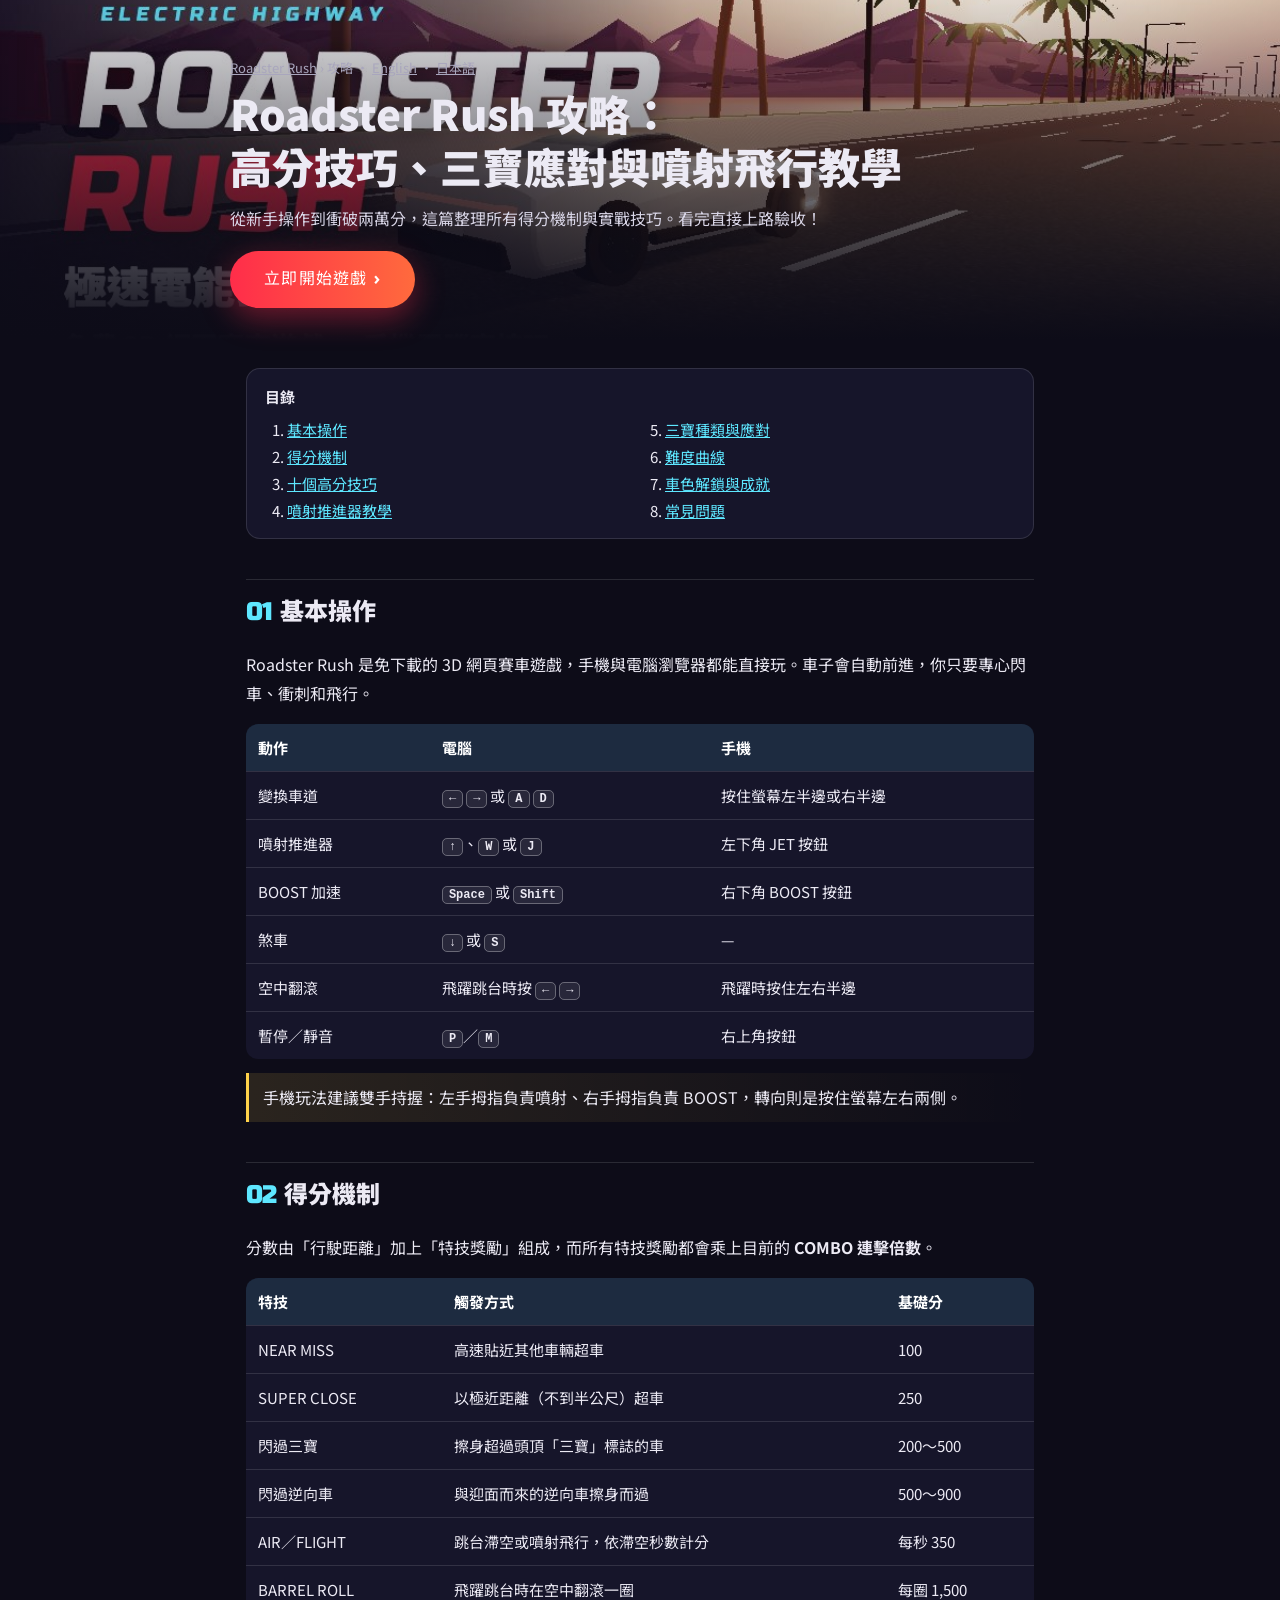
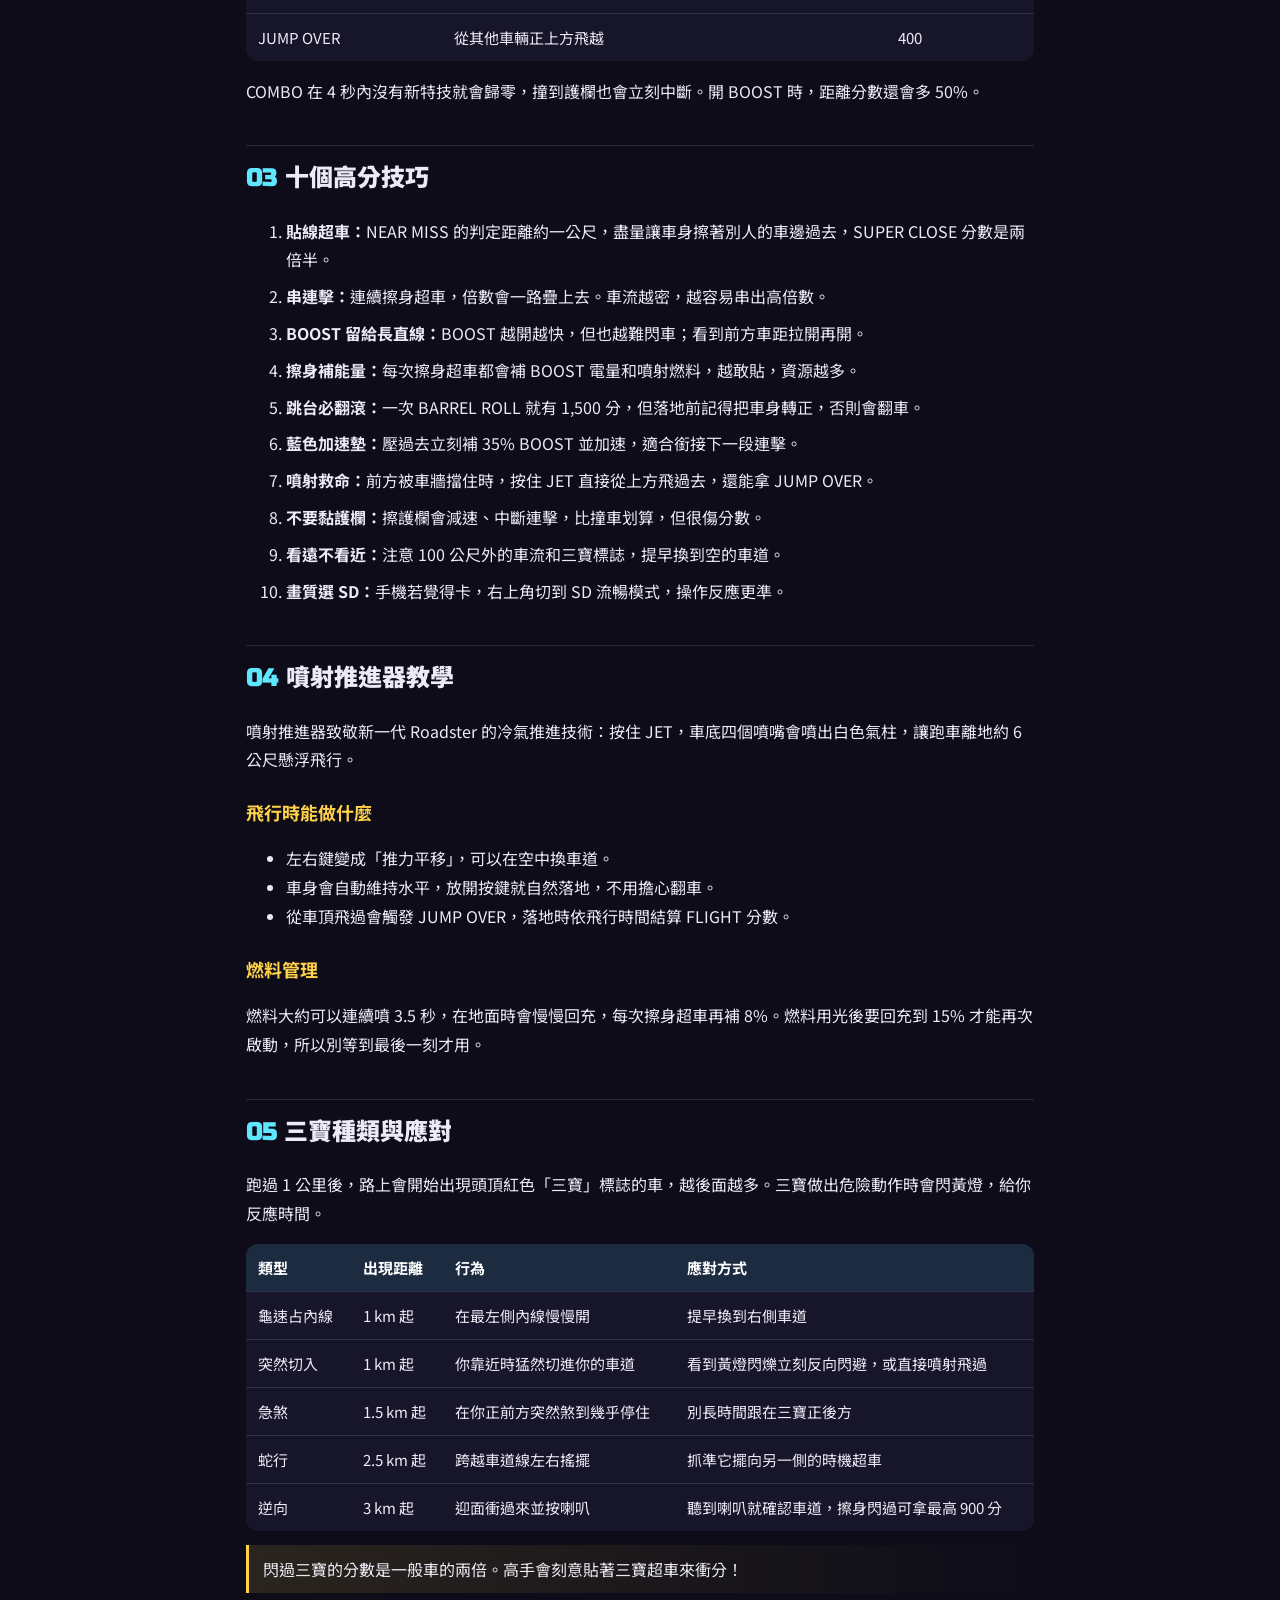
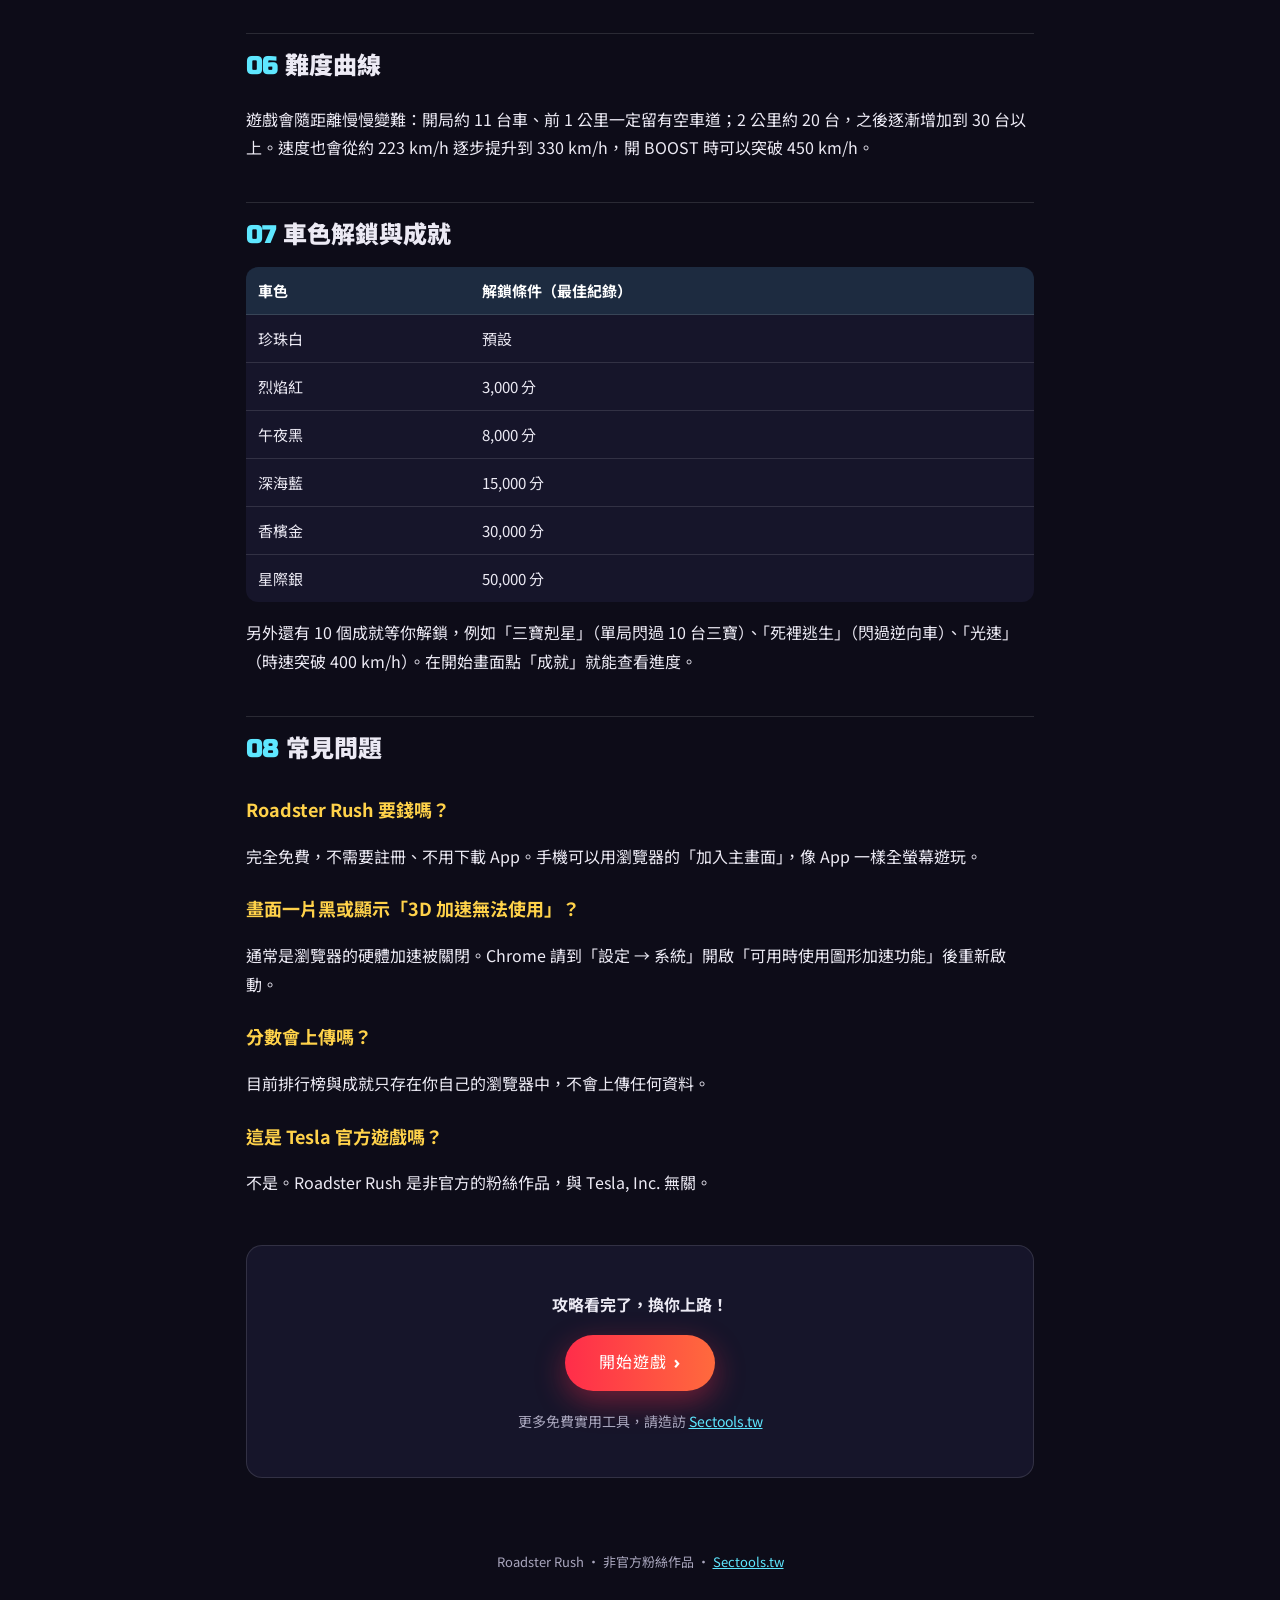
<file: guide.html>
<!doctype html>
<html lang="zh-Hant">
<head>
<meta charset="utf-8">
<meta name="viewport" content="width=device-width,initial-scale=1">
<title>Roadster Rush 攻略：高分技巧、三寶應對與噴射飛行教學｜免費 3D 賽車網頁遊戲</title>
<meta name="description" content="Roadster Rush 完整攻略：操作方式、NEAR MISS 與 COMBO 得分機制、噴射推進器飛行教學、三寶（切入、急煞、蛇行、逆向）應對方法、車色解鎖條件與成就列表。">
<meta name="robots" content="index,follow,max-image-preview:large">
<link rel="canonical" href="https://tesla-roadster.sectools.tw/guide.html">
<link rel="alternate" hreflang="zh-Hant" href="https://tesla-roadster.sectools.tw/guide.html">
<link rel="alternate" hreflang="en" href="https://tesla-roadster.sectools.tw/en/guide.html">
<link rel="alternate" hreflang="ja" href="https://tesla-roadster.sectools.tw/ja/guide.html">
<link rel="alternate" hreflang="x-default" href="https://tesla-roadster.sectools.tw/en/guide.html">
<meta name="theme-color" content="#2a1640">
<link rel="icon" href="/icon.svg" type="image/svg+xml">
<link rel="apple-touch-icon" href="/apple-touch-icon.png">
<meta property="og:type" content="article">
<meta property="og:site_name" content="Sectools.tw">
<meta property="og:locale" content="zh_TW">
<meta property="og:url" content="https://tesla-roadster.sectools.tw/guide.html">
<meta property="og:title" content="Roadster Rush 攻略：高分技巧、三寶應對與噴射飛行教學">
<meta property="og:description" content="擦身超車、COMBO 連擊、噴射飛越車陣、閃過三寶與逆向車的完整高分攻略。">
<meta property="og:image" content="https://tesla-roadster.sectools.tw/og.jpg">
<meta name="twitter:card" content="summary_large_image">
<link rel="preconnect" href="https://fonts.googleapis.com">
<link rel="preconnect" href="https://fonts.gstatic.com" crossorigin>
<link href="https://fonts.googleapis.com/css2?family=Russo+One&family=Noto+Sans+TC:wght@500;700;900&display=swap" rel="stylesheet">
<script type="application/ld+json">
{
  "@context": "https://schema.org",
  "@graph": [
    {
      "@type": "Article",
      "headline": "Roadster Rush 攻略：高分技巧、三寶應對與噴射飛行教學",
      "image": "https://tesla-roadster.sectools.tw/og.jpg",
      "datePublished": "2026-10-26",
      "dateModified": "2026-10-26",
      "inLanguage": "zh-TW",
      "author": { "@type": "Organization", "name": "Sectools.tw", "url": "https://sectools.tw" },
      "publisher": { "@type": "Organization", "name": "Sectools.tw", "url": "https://sectools.tw" },
      "mainEntityOfPage": "https://tesla-roadster.sectools.tw/guide.html",
      "about": { "@type": "VideoGame", "name": "Roadster Rush 極速電能狂飆", "url": "https://tesla-roadster.sectools.tw/" }
    },
    {
      "@type": "BreadcrumbList",
      "itemListElement": [
        { "@type": "ListItem", "position": 1, "name": "Roadster Rush", "item": "https://tesla-roadster.sectools.tw/" },
        { "@type": "ListItem", "position": 2, "name": "攻略", "item": "https://tesla-roadster.sectools.tw/guide.html" }
      ]
    }
  ]
}
</script>
<link rel="stylesheet" href="/guide.css">
</head>
<body>
<header class="hero">
  <div class="wrap">
    <div class="crumb"><a href="/">Roadster Rush</a> › 攻略 · <a href="/en/guide.html" hreflang="en">English</a> · <a href="/ja/guide.html" hreflang="ja">日本語</a></div>
    <h1>Roadster Rush 攻略：<br>高分技巧、三寶應對與噴射飛行教學</h1>
    <p class="lead">從新手操作到衝破兩萬分，這篇整理所有得分機制與實戰技巧。看完直接上路驗收！</p>
    <a class="cta" href="/">立即開始遊戲 ›</a>
  </div>
</header>

<main class="wrap">
  <nav class="toc" aria-label="目錄">
    <strong>目錄</strong>
    <ol>
      <li><a href="#controls">基本操作</a></li>
      <li><a href="#scoring">得分機制</a></li>
      <li><a href="#tips">十個高分技巧</a></li>
      <li><a href="#jet">噴射推進器教學</a></li>
      <li><a href="#sanbao">三寶種類與應對</a></li>
      <li><a href="#difficulty">難度曲線</a></li>
      <li><a href="#unlocks">車色解鎖與成就</a></li>
      <li><a href="#faq">常見問題</a></li>
    </ol>
  </nav>

  <h2 id="controls"><span>01</span>基本操作</h2>
  <p>Roadster Rush 是免下載的 3D 網頁賽車遊戲，手機與電腦瀏覽器都能直接玩。車子會自動前進，你只要專心閃車、衝刺和飛行。</p>
  <table>
    <tr><th>動作</th><th>電腦</th><th>手機</th></tr>
    <tr><td>變換車道</td><td><kbd>←</kbd> <kbd>→</kbd> 或 <kbd>A</kbd> <kbd>D</kbd></td><td>按住螢幕左半邊或右半邊</td></tr>
    <tr><td>噴射推進器</td><td><kbd>↑</kbd>、<kbd>W</kbd> 或 <kbd>J</kbd></td><td>左下角 JET 按鈕</td></tr>
    <tr><td>BOOST 加速</td><td><kbd>Space</kbd> 或 <kbd>Shift</kbd></td><td>右下角 BOOST 按鈕</td></tr>
    <tr><td>煞車</td><td><kbd>↓</kbd> 或 <kbd>S</kbd></td><td>—</td></tr>
    <tr><td>空中翻滾</td><td>飛躍跳台時按 <kbd>←</kbd> <kbd>→</kbd></td><td>飛躍時按住左右半邊</td></tr>
    <tr><td>暫停／靜音</td><td><kbd>P</kbd>／<kbd>M</kbd></td><td>右上角按鈕</td></tr>
  </table>
  <p class="tip">手機玩法建議雙手持握：左手拇指負責噴射、右手拇指負責 BOOST，轉向則是按住螢幕左右兩側。</p>

  <h2 id="scoring"><span>02</span>得分機制</h2>
  <p>分數由「行駛距離」加上「特技獎勵」組成，而所有特技獎勵都會乘上目前的 <strong>COMBO 連擊倍數</strong>。</p>
  <table>
    <tr><th>特技</th><th>觸發方式</th><th>基礎分</th></tr>
    <tr><td>NEAR MISS</td><td>高速貼近其他車輛超車</td><td>100</td></tr>
    <tr><td>SUPER CLOSE</td><td>以極近距離（不到半公尺）超車</td><td>250</td></tr>
    <tr><td>閃過三寶</td><td>擦身超過頭頂「三寶」標誌的車</td><td>200～500</td></tr>
    <tr><td>閃過逆向車</td><td>與迎面而來的逆向車擦身而過</td><td>500～900</td></tr>
    <tr><td>AIR／FLIGHT</td><td>跳台滯空或噴射飛行，依滯空秒數計分</td><td>每秒 350</td></tr>
    <tr><td>BARREL ROLL</td><td>飛躍跳台時在空中翻滾一圈</td><td>每圈 1,500</td></tr>
    <tr><td>JUMP OVER</td><td>從其他車輛正上方飛越</td><td>400</td></tr>
  </table>
  <p>COMBO 在 4 秒內沒有新特技就會歸零，撞到護欄也會立刻中斷。開 BOOST 時，距離分數還會多 50%。</p>

  <h2 id="tips"><span>03</span>十個高分技巧</h2>
  <ol class="tips">
    <li><strong>貼線超車：</strong>NEAR MISS 的判定距離約一公尺，盡量讓車身擦著別人的車邊過去，SUPER CLOSE 分數是兩倍半。</li>
    <li><strong>串連擊：</strong>連續擦身超車，倍數會一路疊上去。車流越密，越容易串出高倍數。</li>
    <li><strong>BOOST 留給長直線：</strong>BOOST 越開越快，但也越難閃車；看到前方車距拉開再開。</li>
    <li><strong>擦身補能量：</strong>每次擦身超車都會補 BOOST 電量和噴射燃料，越敢貼，資源越多。</li>
    <li><strong>跳台必翻滾：</strong>一次 BARREL ROLL 就有 1,500 分，但落地前記得把車身轉正，否則會翻車。</li>
    <li><strong>藍色加速墊：</strong>壓過去立刻補 35% BOOST 並加速，適合銜接下一段連擊。</li>
    <li><strong>噴射救命：</strong>前方被車牆擋住時，按住 JET 直接從上方飛過去，還能拿 JUMP OVER。</li>
    <li><strong>不要黏護欄：</strong>擦護欄會減速、中斷連擊，比撞車划算，但很傷分數。</li>
    <li><strong>看遠不看近：</strong>注意 100 公尺外的車流和三寶標誌，提早換到空的車道。</li>
    <li><strong>畫質選 SD：</strong>手機若覺得卡，右上角切到 SD 流暢模式，操作反應更準。</li>
  </ol>

  <h2 id="jet"><span>04</span>噴射推進器教學</h2>
  <p>噴射推進器致敬新一代 Roadster 的冷氣推進技術：按住 JET，車底四個噴嘴會噴出白色氣柱，讓跑車離地約 6 公尺懸浮飛行。</p>
  <h3>飛行時能做什麼</h3>
  <ul>
    <li>左右鍵變成「推力平移」，可以在空中換車道。</li>
    <li>車身會自動維持水平，放開按鍵就自然落地，不用擔心翻車。</li>
    <li>從車頂飛過會觸發 JUMP OVER，落地時依飛行時間結算 FLIGHT 分數。</li>
  </ul>
  <h3>燃料管理</h3>
  <p>燃料大約可以連續噴 3.5 秒，在地面時會慢慢回充，每次擦身超車再補 8%。燃料用光後要回充到 15% 才能再次啟動，所以別等到最後一刻才用。</p>

  <h2 id="sanbao"><span>05</span>三寶種類與應對</h2>
  <p>跑過 1 公里後，路上會開始出現頭頂紅色「三寶」標誌的車，越後面越多。三寶做出危險動作時會閃黃燈，給你反應時間。</p>
  <table>
    <tr><th>類型</th><th>出現距離</th><th>行為</th><th>應對方式</th></tr>
    <tr><td>龜速占內線</td><td>1 km 起</td><td>在最左側內線慢慢開</td><td>提早換到右側車道</td></tr>
    <tr><td>突然切入</td><td>1 km 起</td><td>你靠近時猛然切進你的車道</td><td>看到黃燈閃爍立刻反向閃避，或直接噴射飛過</td></tr>
    <tr><td>急煞</td><td>1.5 km 起</td><td>在你正前方突然煞到幾乎停住</td><td>別長時間跟在三寶正後方</td></tr>
    <tr><td>蛇行</td><td>2.5 km 起</td><td>跨越車道線左右搖擺</td><td>抓準它擺向另一側的時機超車</td></tr>
    <tr><td>逆向</td><td>3 km 起</td><td>迎面衝過來並按喇叭</td><td>聽到喇叭就確認車道，擦身閃過可拿最高 900 分</td></tr>
  </table>
  <p class="tip">閃過三寶的分數是一般車的兩倍。高手會刻意貼著三寶超車來衝分！</p>

  <h2 id="difficulty"><span>06</span>難度曲線</h2>
  <p>遊戲會隨距離慢慢變難：開局約 11 台車、前 1 公里一定留有空車道；2 公里約 20 台，之後逐漸增加到 30 台以上。速度也會從約 223 km/h 逐步提升到 330 km/h，開 BOOST 時可以突破 450 km/h。</p>

  <h2 id="unlocks"><span>07</span>車色解鎖與成就</h2>
  <table>
    <tr><th>車色</th><th>解鎖條件（最佳紀錄）</th></tr>
    <tr><td>珍珠白</td><td>預設</td></tr>
    <tr><td>烈焰紅</td><td>3,000 分</td></tr>
    <tr><td>午夜黑</td><td>8,000 分</td></tr>
    <tr><td>深海藍</td><td>15,000 分</td></tr>
    <tr><td>香檳金</td><td>30,000 分</td></tr>
    <tr><td>星際銀</td><td>50,000 分</td></tr>
  </table>
  <p>另外還有 10 個成就等你解鎖，例如「三寶剋星」（單局閃過 10 台三寶）、「死裡逃生」（閃過逆向車）、「光速」（時速突破 400 km/h）。在開始畫面點「成就」就能查看進度。</p>

  <h2 id="faq"><span>08</span>常見問題</h2>
  <h3>Roadster Rush 要錢嗎？</h3>
  <p>完全免費，不需要註冊、不用下載 App。手機可以用瀏覽器的「加入主畫面」，像 App 一樣全螢幕遊玩。</p>
  <h3>畫面一片黑或顯示「3D 加速無法使用」？</h3>
  <p>通常是瀏覽器的硬體加速被關閉。Chrome 請到「設定 → 系統」開啟「可用時使用圖形加速功能」後重新啟動。</p>
  <h3>分數會上傳嗎？</h3>
  <p>目前排行榜與成就只存在你自己的瀏覽器中，不會上傳任何資料。</p>
  <h3>這是 Tesla 官方遊戲嗎？</h3>
  <p>不是。Roadster Rush 是非官方的粉絲作品，與 Tesla, Inc. 無關。</p>

  <div class="end">
    <p><strong>攻略看完了，換你上路！</strong></p>
    <a class="cta" href="/">開始遊戲 ›</a>
    <p style="margin-top:18px;font-size:14px;color:var(--mute)">更多免費實用工具，請造訪 <a href="https://sectools.tw" target="_blank" rel="noopener">Sectools.tw</a></p>
  </div>
</main>
<footer>Roadster Rush · 非官方粉絲作品 · <a href="https://sectools.tw" target="_blank" rel="noopener">Sectools.tw</a></footer>
</body>
</html>
</file>
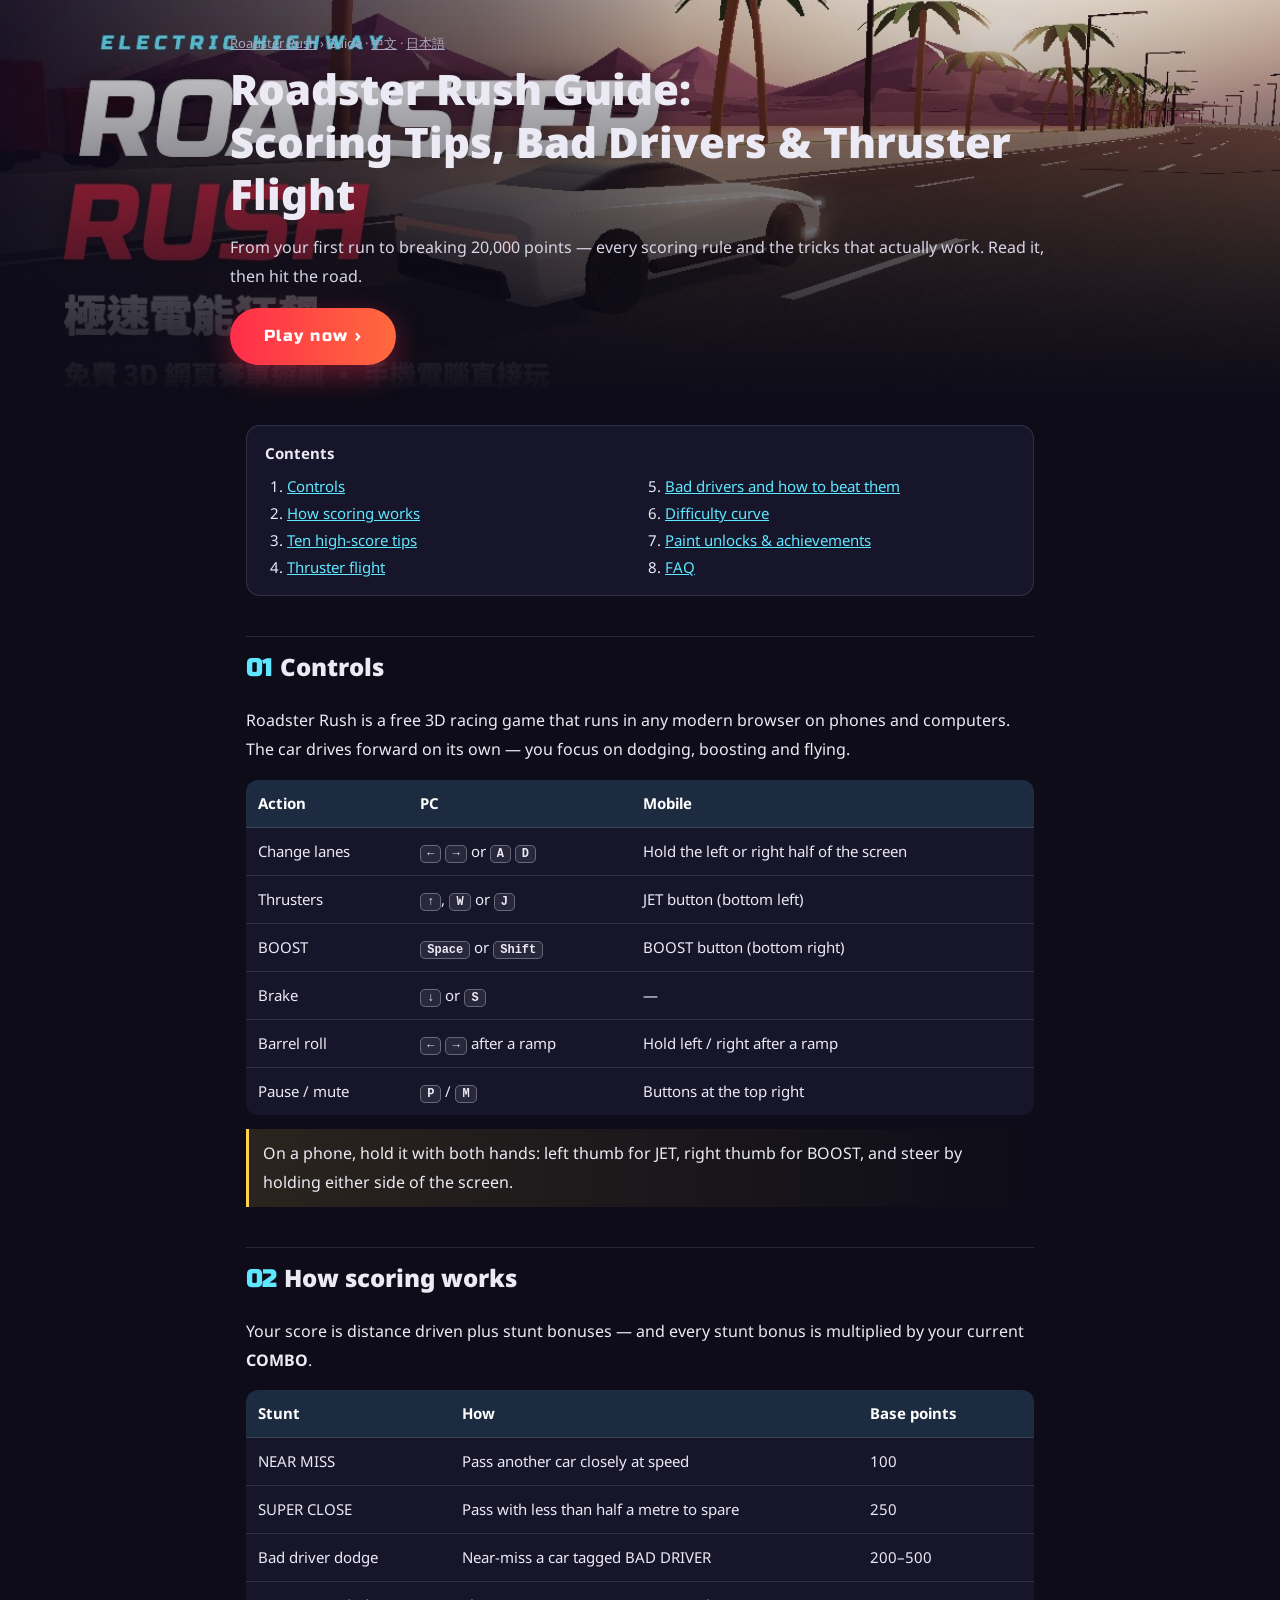
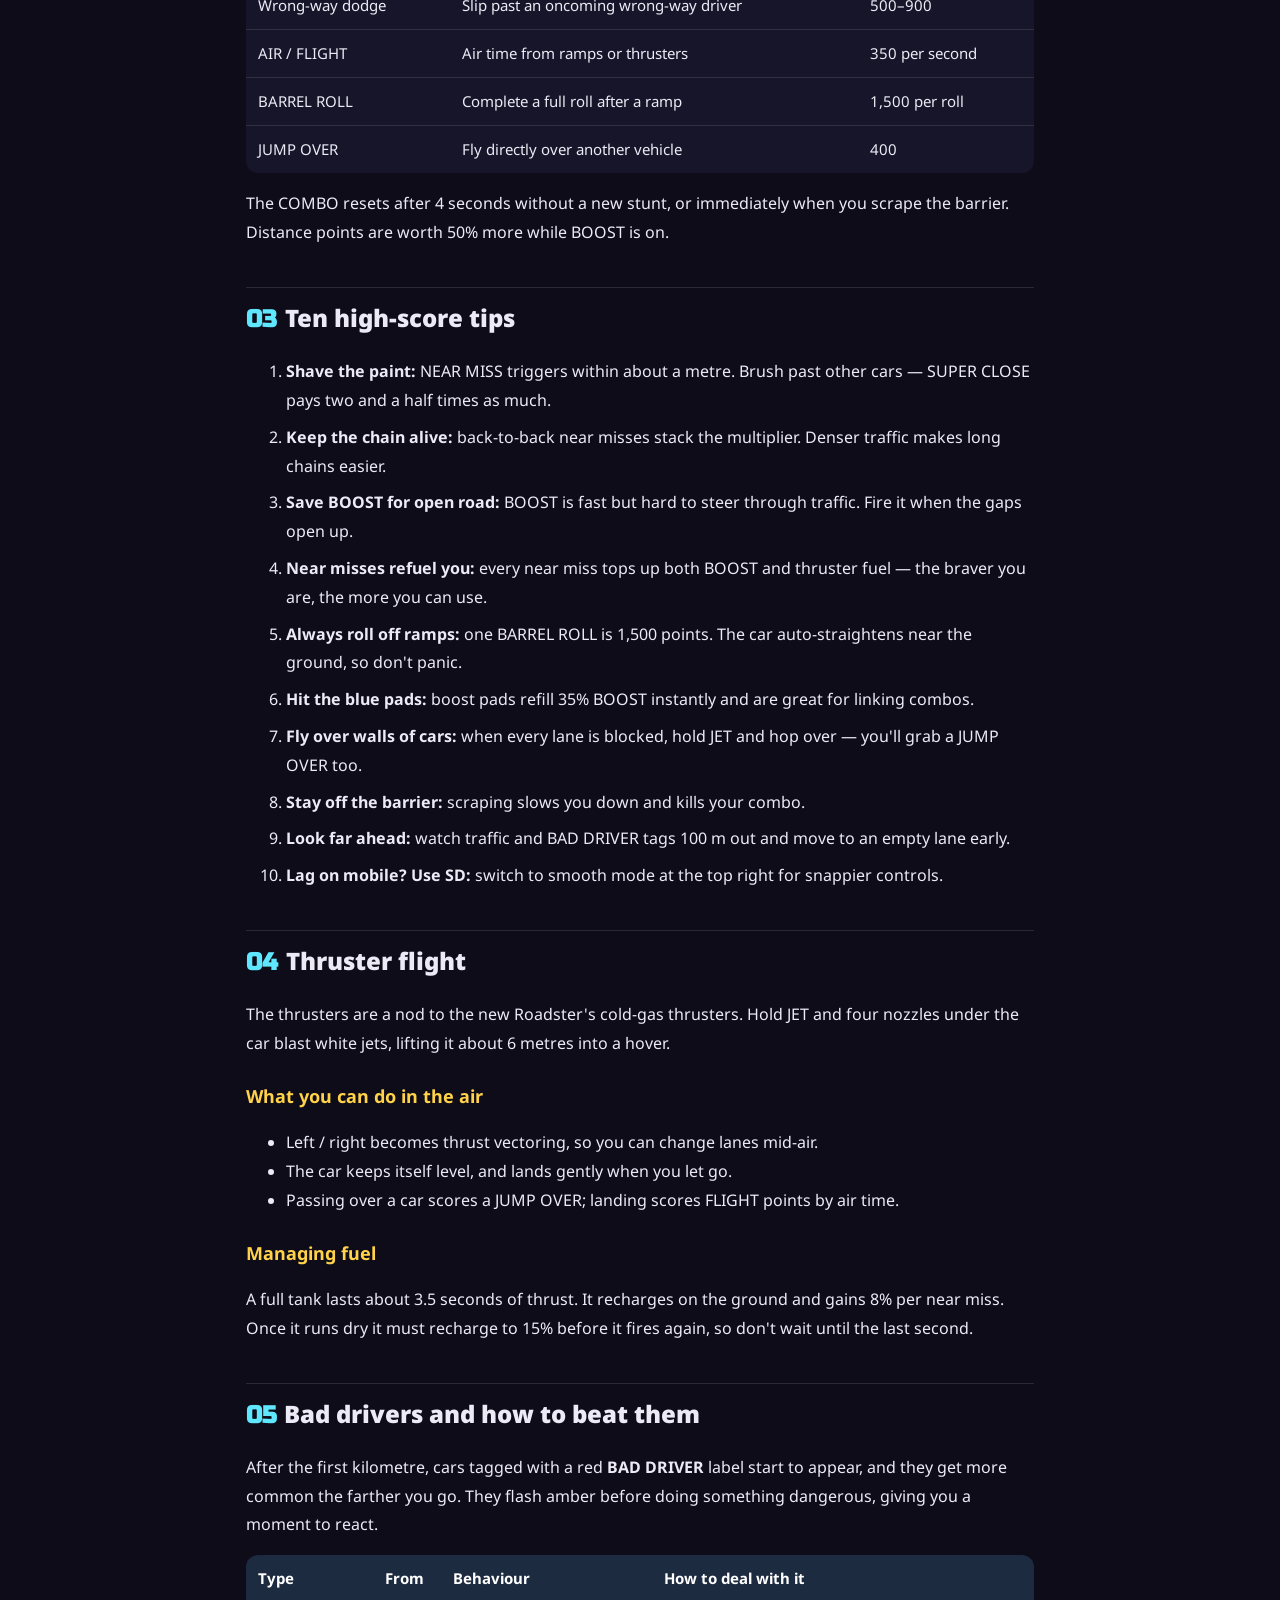
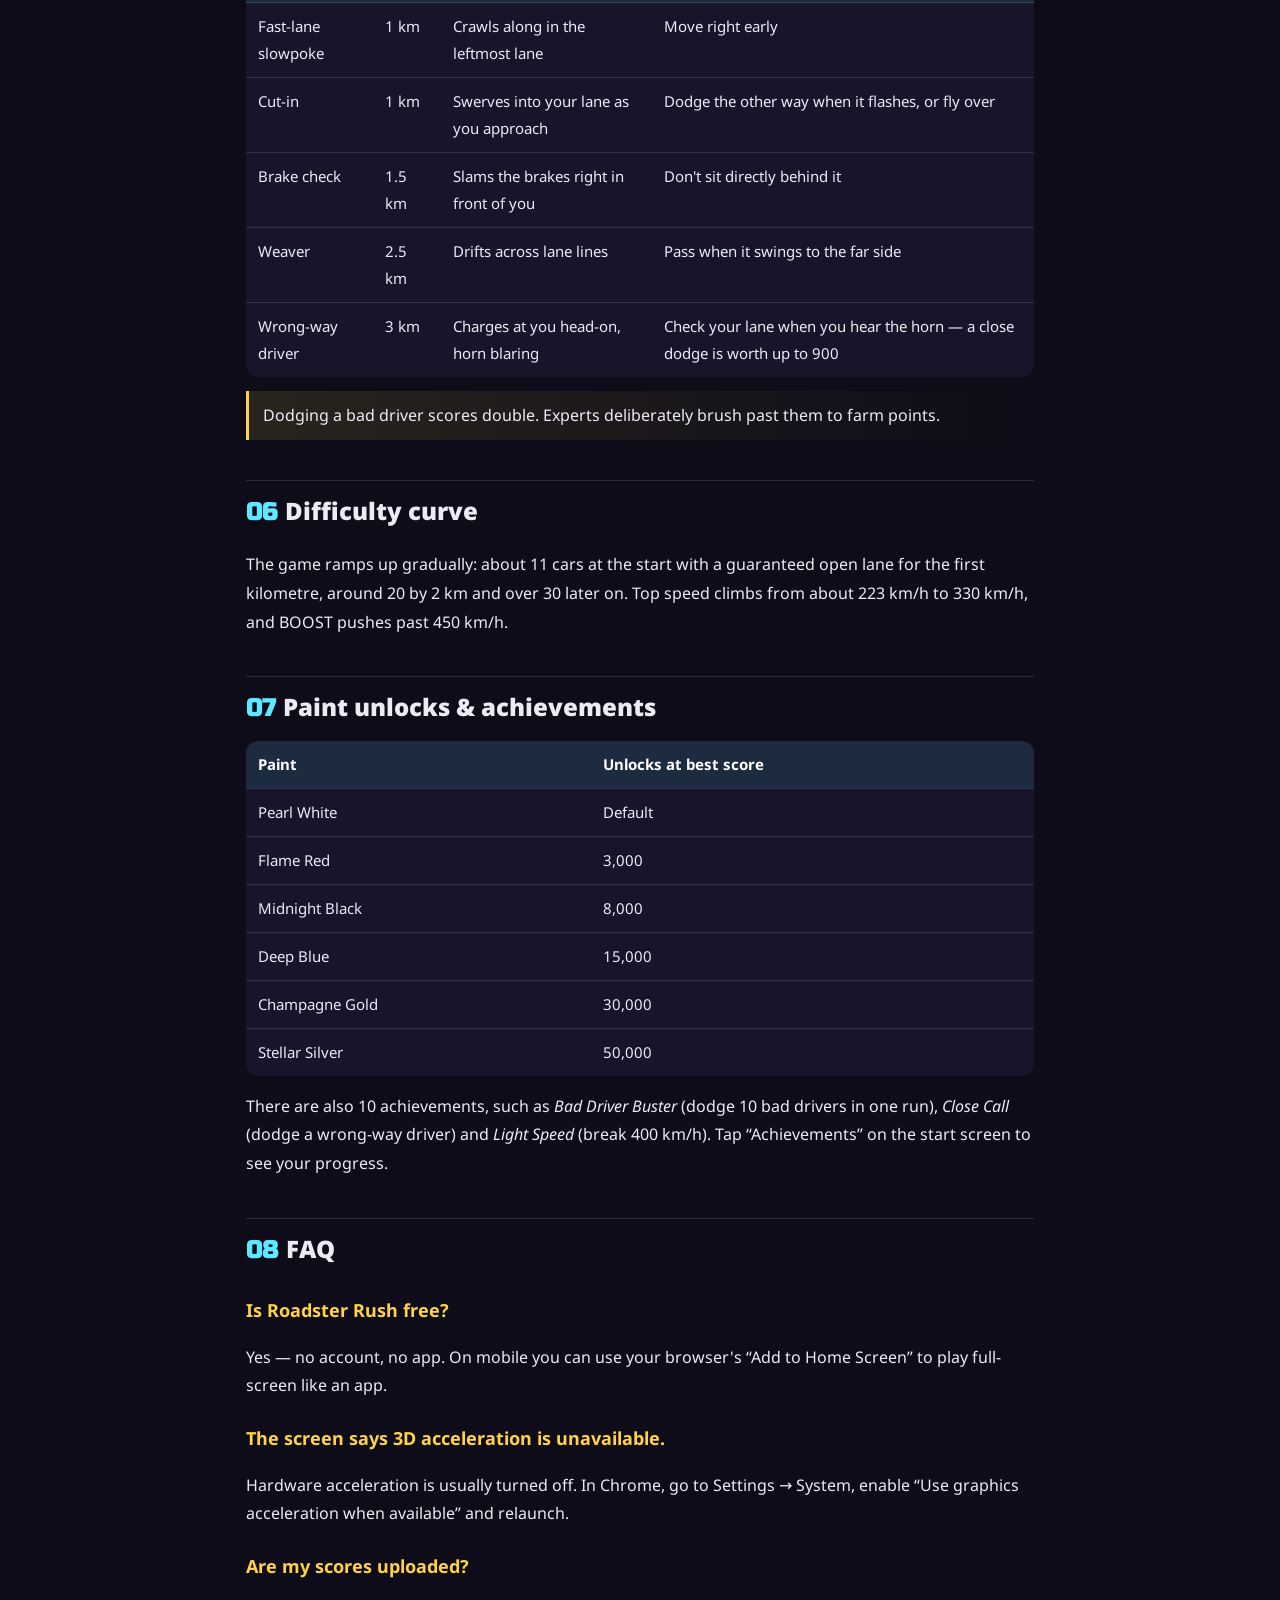
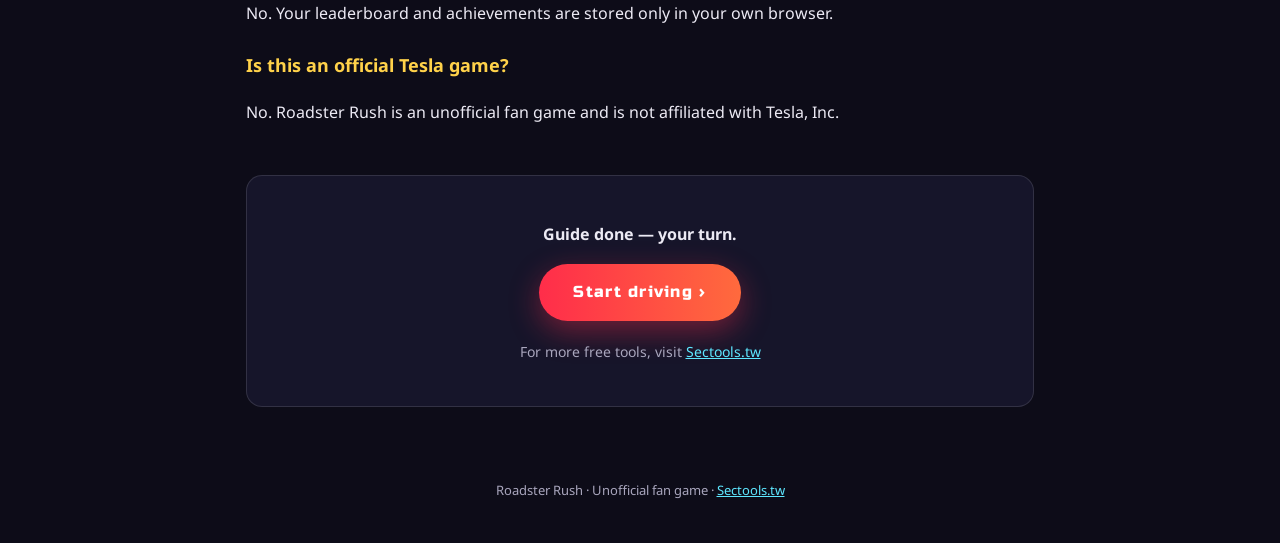
<file: en/guide.html>
<!doctype html>
<html lang="en">
<head>
<meta charset="utf-8">
<meta name="viewport" content="width=device-width,initial-scale=1">
<title>Roadster Rush Guide: Scoring Tips, Bad Drivers & Thruster Flight | Free 3D Racing Game</title>
<meta name="description" content="Complete Roadster Rush guide: controls, NEAR MISS and COMBO scoring, how to fly with the cold-gas thrusters, how to handle bad drivers (cut-ins, brake checks, weaving, wrong-way), paint unlocks and achievements.">
<meta name="robots" content="index,follow,max-image-preview:large">
<link rel="canonical" href="https://tesla-roadster.sectools.tw/en/guide.html">
<link rel="alternate" hreflang="zh-Hant" href="https://tesla-roadster.sectools.tw/guide.html">
<link rel="alternate" hreflang="en" href="https://tesla-roadster.sectools.tw/en/guide.html">
<link rel="alternate" hreflang="ja" href="https://tesla-roadster.sectools.tw/ja/guide.html">
<link rel="alternate" hreflang="x-default" href="https://tesla-roadster.sectools.tw/en/guide.html">
<meta name="theme-color" content="#2a1640">
<link rel="icon" href="/icon.svg" type="image/svg+xml">
<link rel="apple-touch-icon" href="/apple-touch-icon.png">
<meta property="og:type" content="article">
<meta property="og:site_name" content="Sectools.tw">
<meta property="og:locale" content="en_US">
<meta property="og:url" content="https://tesla-roadster.sectools.tw/en/guide.html">
<meta property="og:title" content="Roadster Rush Guide: Scoring Tips, Bad Drivers & Thruster Flight">
<meta property="og:description" content="Near misses, combo chains, flying over traffic, dodging bad drivers and wrong-way cars — the complete high-score guide.">
<meta property="og:image" content="https://tesla-roadster.sectools.tw/og.jpg">
<meta name="twitter:card" content="summary_large_image">
<link rel="preconnect" href="https://fonts.googleapis.com">
<link rel="preconnect" href="https://fonts.gstatic.com" crossorigin>
<link href="https://fonts.googleapis.com/css2?family=Russo+One&family=Noto+Sans:wght@500;700;900&display=swap" rel="stylesheet">
<script type="application/ld+json">
{
  "@context": "https://schema.org",
  "@graph": [
    {
      "@type": "Article",
      "headline": "Roadster Rush Guide: Scoring Tips, Bad Drivers & Thruster Flight",
      "image": "https://tesla-roadster.sectools.tw/og.jpg",
      "datePublished": "2026-10-29",
      "dateModified": "2026-10-29",
      "inLanguage": "en",
      "author": { "@type": "Organization", "name": "Sectools.tw", "url": "https://sectools.tw" },
      "publisher": { "@type": "Organization", "name": "Sectools.tw", "url": "https://sectools.tw" },
      "mainEntityOfPage": "https://tesla-roadster.sectools.tw/en/guide.html",
      "about": { "@type": "VideoGame", "name": "Roadster Rush", "url": "https://tesla-roadster.sectools.tw/en/" }
    },
    {
      "@type": "BreadcrumbList",
      "itemListElement": [
        { "@type": "ListItem", "position": 1, "name": "Roadster Rush", "item": "https://tesla-roadster.sectools.tw/en/" },
        { "@type": "ListItem", "position": 2, "name": "Guide", "item": "https://tesla-roadster.sectools.tw/en/guide.html" }
      ]
    }
  ]
}
</script>
<link rel="stylesheet" href="/guide.css">
<style>body { font-family:"Noto Sans",system-ui,sans-serif; }</style>
</head>
<body>
<header class="hero">
  <div class="wrap">
    <div class="crumb"><a href="/en/">Roadster Rush</a> › Guide · <a href="/guide.html" hreflang="zh-Hant">中文</a> · <a href="/ja/guide.html" hreflang="ja">日本語</a></div>
    <h1>Roadster Rush Guide:<br>Scoring Tips, Bad Drivers & Thruster Flight</h1>
    <p class="lead">From your first run to breaking 20,000 points — every scoring rule and the tricks that actually work. Read it, then hit the road.</p>
    <a class="cta" href="/en/">Play now ›</a>
  </div>
</header>

<main class="wrap">
  <nav class="toc" aria-label="Contents">
    <strong>Contents</strong>
    <ol>
      <li><a href="#controls">Controls</a></li>
      <li><a href="#scoring">How scoring works</a></li>
      <li><a href="#tips">Ten high-score tips</a></li>
      <li><a href="#jet">Thruster flight</a></li>
      <li><a href="#bad">Bad drivers and how to beat them</a></li>
      <li><a href="#difficulty">Difficulty curve</a></li>
      <li><a href="#unlocks">Paint unlocks & achievements</a></li>
      <li><a href="#faq">FAQ</a></li>
    </ol>
  </nav>

  <h2 id="controls"><span>01</span>Controls</h2>
  <p>Roadster Rush is a free 3D racing game that runs in any modern browser on phones and computers. The car drives forward on its own — you focus on dodging, boosting and flying.</p>
  <table>
    <tr><th>Action</th><th>PC</th><th>Mobile</th></tr>
    <tr><td>Change lanes</td><td><kbd>←</kbd> <kbd>→</kbd> or <kbd>A</kbd> <kbd>D</kbd></td><td>Hold the left or right half of the screen</td></tr>
    <tr><td>Thrusters</td><td><kbd>↑</kbd>, <kbd>W</kbd> or <kbd>J</kbd></td><td>JET button (bottom left)</td></tr>
    <tr><td>BOOST</td><td><kbd>Space</kbd> or <kbd>Shift</kbd></td><td>BOOST button (bottom right)</td></tr>
    <tr><td>Brake</td><td><kbd>↓</kbd> or <kbd>S</kbd></td><td>—</td></tr>
    <tr><td>Barrel roll</td><td><kbd>←</kbd> <kbd>→</kbd> after a ramp</td><td>Hold left / right after a ramp</td></tr>
    <tr><td>Pause / mute</td><td><kbd>P</kbd> / <kbd>M</kbd></td><td>Buttons at the top right</td></tr>
  </table>
  <p class="tip">On a phone, hold it with both hands: left thumb for JET, right thumb for BOOST, and steer by holding either side of the screen.</p>

  <h2 id="scoring"><span>02</span>How scoring works</h2>
  <p>Your score is distance driven plus stunt bonuses — and every stunt bonus is multiplied by your current <strong>COMBO</strong>.</p>
  <table>
    <tr><th>Stunt</th><th>How</th><th>Base points</th></tr>
    <tr><td>NEAR MISS</td><td>Pass another car closely at speed</td><td>100</td></tr>
    <tr><td>SUPER CLOSE</td><td>Pass with less than half a metre to spare</td><td>250</td></tr>
    <tr><td>Bad driver dodge</td><td>Near-miss a car tagged BAD DRIVER</td><td>200–500</td></tr>
    <tr><td>Wrong-way dodge</td><td>Slip past an oncoming wrong-way driver</td><td>500–900</td></tr>
    <tr><td>AIR / FLIGHT</td><td>Air time from ramps or thrusters</td><td>350 per second</td></tr>
    <tr><td>BARREL ROLL</td><td>Complete a full roll after a ramp</td><td>1,500 per roll</td></tr>
    <tr><td>JUMP OVER</td><td>Fly directly over another vehicle</td><td>400</td></tr>
  </table>
  <p>The COMBO resets after 4 seconds without a new stunt, or immediately when you scrape the barrier. Distance points are worth 50% more while BOOST is on.</p>

  <h2 id="tips"><span>03</span>Ten high-score tips</h2>
  <ol class="tips">
    <li><strong>Shave the paint:</strong> NEAR MISS triggers within about a metre. Brush past other cars — SUPER CLOSE pays two and a half times as much.</li>
    <li><strong>Keep the chain alive:</strong> back-to-back near misses stack the multiplier. Denser traffic makes long chains easier.</li>
    <li><strong>Save BOOST for open road:</strong> BOOST is fast but hard to steer through traffic. Fire it when the gaps open up.</li>
    <li><strong>Near misses refuel you:</strong> every near miss tops up both BOOST and thruster fuel — the braver you are, the more you can use.</li>
    <li><strong>Always roll off ramps:</strong> one BARREL ROLL is 1,500 points. The car auto-straightens near the ground, so don't panic.</li>
    <li><strong>Hit the blue pads:</strong> boost pads refill 35% BOOST instantly and are great for linking combos.</li>
    <li><strong>Fly over walls of cars:</strong> when every lane is blocked, hold JET and hop over — you'll grab a JUMP OVER too.</li>
    <li><strong>Stay off the barrier:</strong> scraping slows you down and kills your combo.</li>
    <li><strong>Look far ahead:</strong> watch traffic and BAD DRIVER tags 100 m out and move to an empty lane early.</li>
    <li><strong>Lag on mobile? Use SD:</strong> switch to smooth mode at the top right for snappier controls.</li>
  </ol>

  <h2 id="jet"><span>04</span>Thruster flight</h2>
  <p>The thrusters are a nod to the new Roadster's cold-gas thrusters. Hold JET and four nozzles under the car blast white jets, lifting it about 6 metres into a hover.</p>
  <h3>What you can do in the air</h3>
  <ul>
    <li>Left / right becomes thrust vectoring, so you can change lanes mid-air.</li>
    <li>The car keeps itself level, and lands gently when you let go.</li>
    <li>Passing over a car scores a JUMP OVER; landing scores FLIGHT points by air time.</li>
  </ul>
  <h3>Managing fuel</h3>
  <p>A full tank lasts about 3.5 seconds of thrust. It recharges on the ground and gains 8% per near miss. Once it runs dry it must recharge to 15% before it fires again, so don't wait until the last second.</p>

  <h2 id="bad"><span>05</span>Bad drivers and how to beat them</h2>
  <p>After the first kilometre, cars tagged with a red <strong>BAD DRIVER</strong> label start to appear, and they get more common the farther you go. They flash amber before doing something dangerous, giving you a moment to react.</p>
  <table>
    <tr><th>Type</th><th>From</th><th>Behaviour</th><th>How to deal with it</th></tr>
    <tr><td>Fast-lane slowpoke</td><td>1 km</td><td>Crawls along in the leftmost lane</td><td>Move right early</td></tr>
    <tr><td>Cut-in</td><td>1 km</td><td>Swerves into your lane as you approach</td><td>Dodge the other way when it flashes, or fly over</td></tr>
    <tr><td>Brake check</td><td>1.5 km</td><td>Slams the brakes right in front of you</td><td>Don't sit directly behind it</td></tr>
    <tr><td>Weaver</td><td>2.5 km</td><td>Drifts across lane lines</td><td>Pass when it swings to the far side</td></tr>
    <tr><td>Wrong-way driver</td><td>3 km</td><td>Charges at you head-on, horn blaring</td><td>Check your lane when you hear the horn — a close dodge is worth up to 900</td></tr>
  </table>
  <p class="tip">Dodging a bad driver scores double. Experts deliberately brush past them to farm points.</p>

  <h2 id="difficulty"><span>06</span>Difficulty curve</h2>
  <p>The game ramps up gradually: about 11 cars at the start with a guaranteed open lane for the first kilometre, around 20 by 2 km and over 30 later on. Top speed climbs from about 223 km/h to 330 km/h, and BOOST pushes past 450 km/h.</p>

  <h2 id="unlocks"><span>07</span>Paint unlocks & achievements</h2>
  <table>
    <tr><th>Paint</th><th>Unlocks at best score</th></tr>
    <tr><td>Pearl White</td><td>Default</td></tr>
    <tr><td>Flame Red</td><td>3,000</td></tr>
    <tr><td>Midnight Black</td><td>8,000</td></tr>
    <tr><td>Deep Blue</td><td>15,000</td></tr>
    <tr><td>Champagne Gold</td><td>30,000</td></tr>
    <tr><td>Stellar Silver</td><td>50,000</td></tr>
  </table>
  <p>There are also 10 achievements, such as <em>Bad Driver Buster</em> (dodge 10 bad drivers in one run), <em>Close Call</em> (dodge a wrong-way driver) and <em>Light Speed</em> (break 400 km/h). Tap “Achievements” on the start screen to see your progress.</p>

  <h2 id="faq"><span>08</span>FAQ</h2>
  <h3>Is Roadster Rush free?</h3>
  <p>Yes — no account, no app. On mobile you can use your browser's “Add to Home Screen” to play full-screen like an app.</p>
  <h3>The screen says 3D acceleration is unavailable.</h3>
  <p>Hardware acceleration is usually turned off. In Chrome, go to Settings → System, enable “Use graphics acceleration when available” and relaunch.</p>
  <h3>Are my scores uploaded?</h3>
  <p>No. Your leaderboard and achievements are stored only in your own browser.</p>
  <h3>Is this an official Tesla game?</h3>
  <p>No. Roadster Rush is an unofficial fan game and is not affiliated with Tesla, Inc.</p>

  <div class="end">
    <p><strong>Guide done — your turn.</strong></p>
    <a class="cta" href="/en/">Start driving ›</a>
    <p style="margin-top:18px;font-size:14px;color:var(--mute)">For more free tools, visit <a href="https://sectools.tw" target="_blank" rel="noopener">Sectools.tw</a></p>
  </div>
</main>
<footer>Roadster Rush · Unofficial fan game · <a href="https://sectools.tw" target="_blank" rel="noopener">Sectools.tw</a></footer>
</body>
</html>
</file>
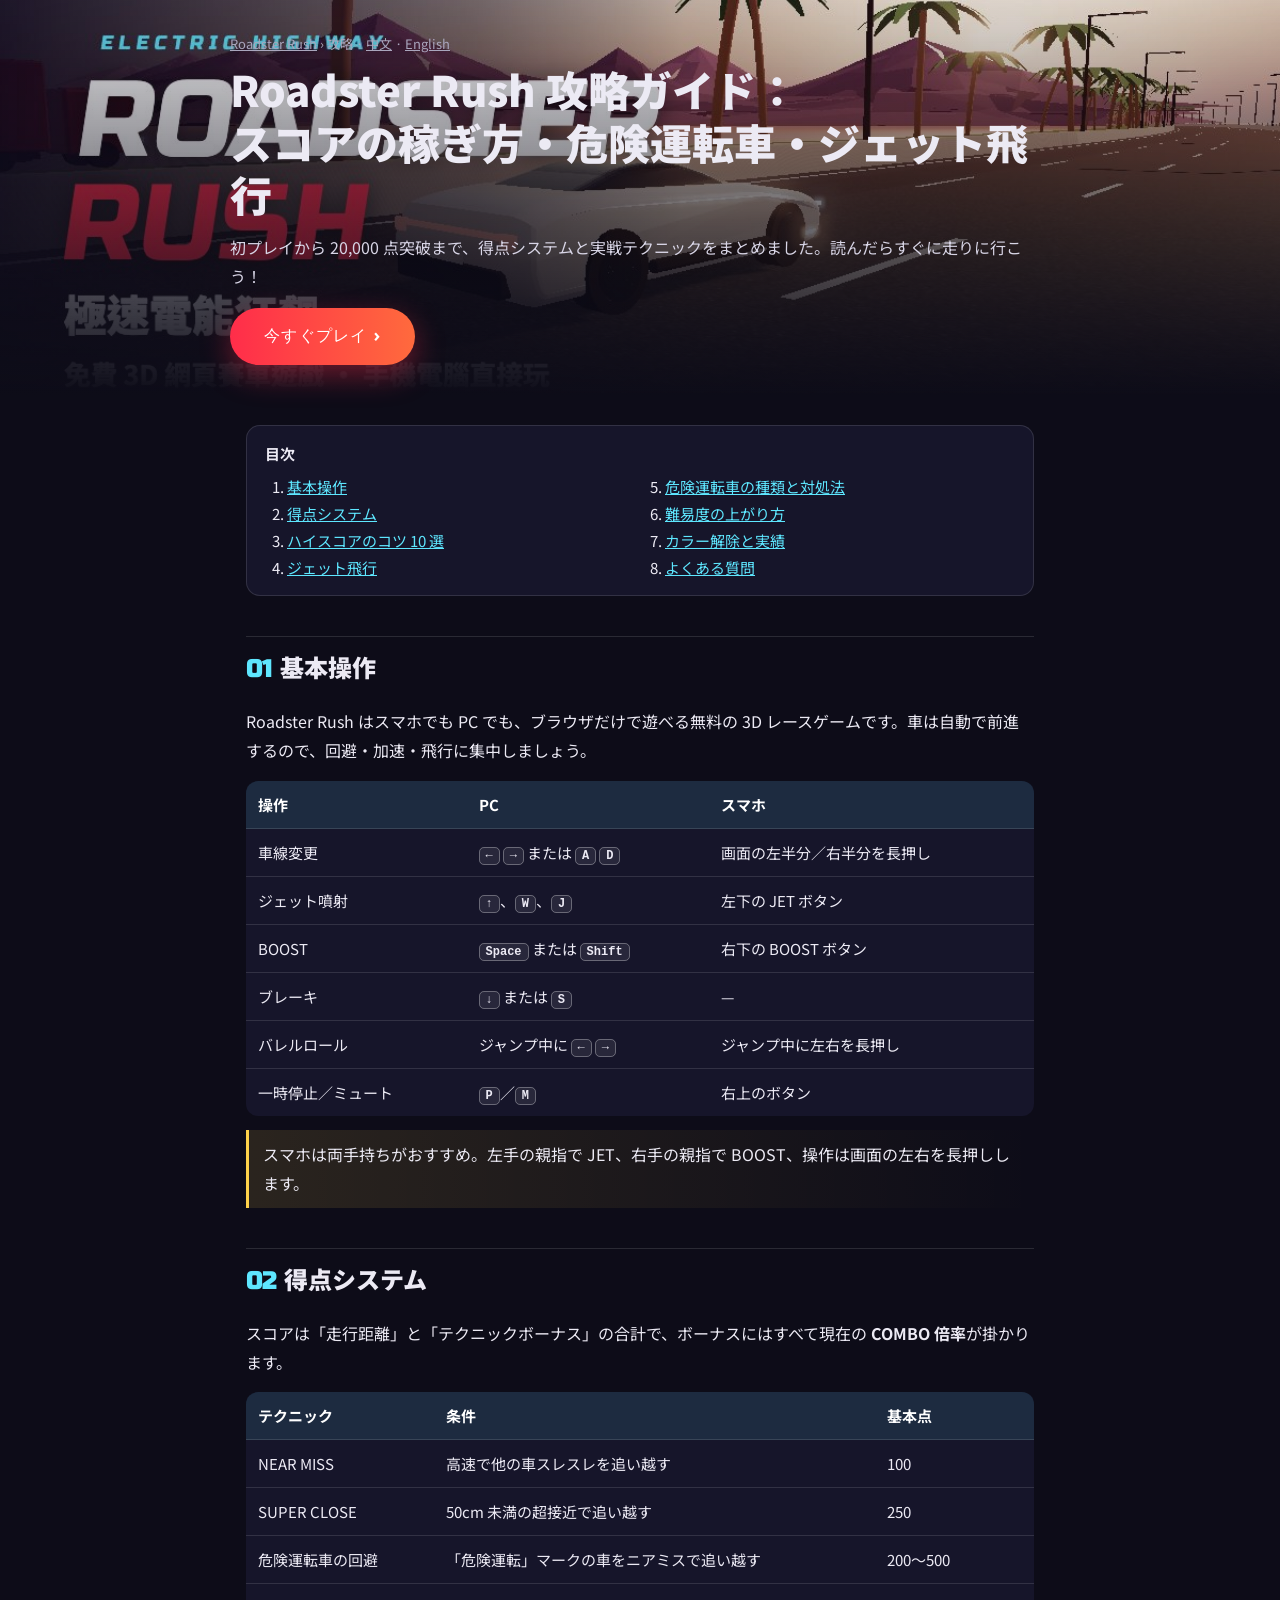
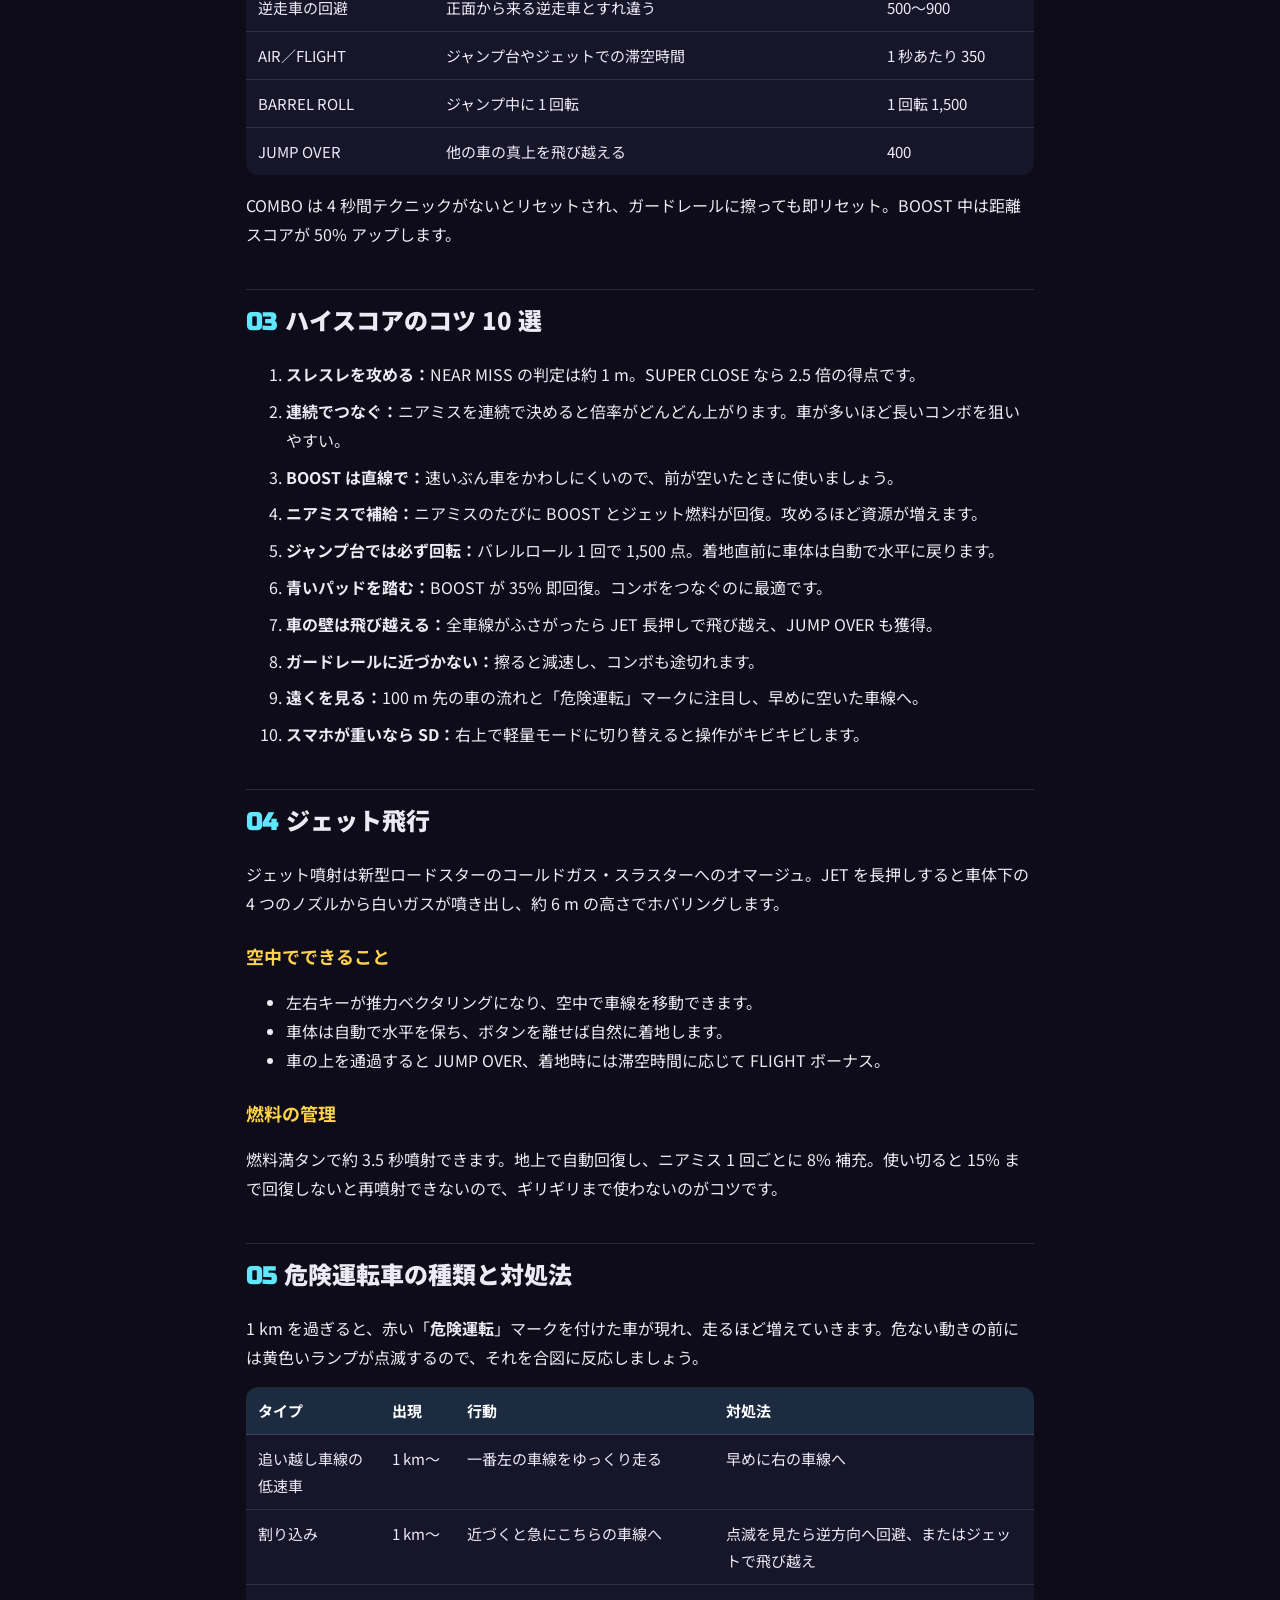
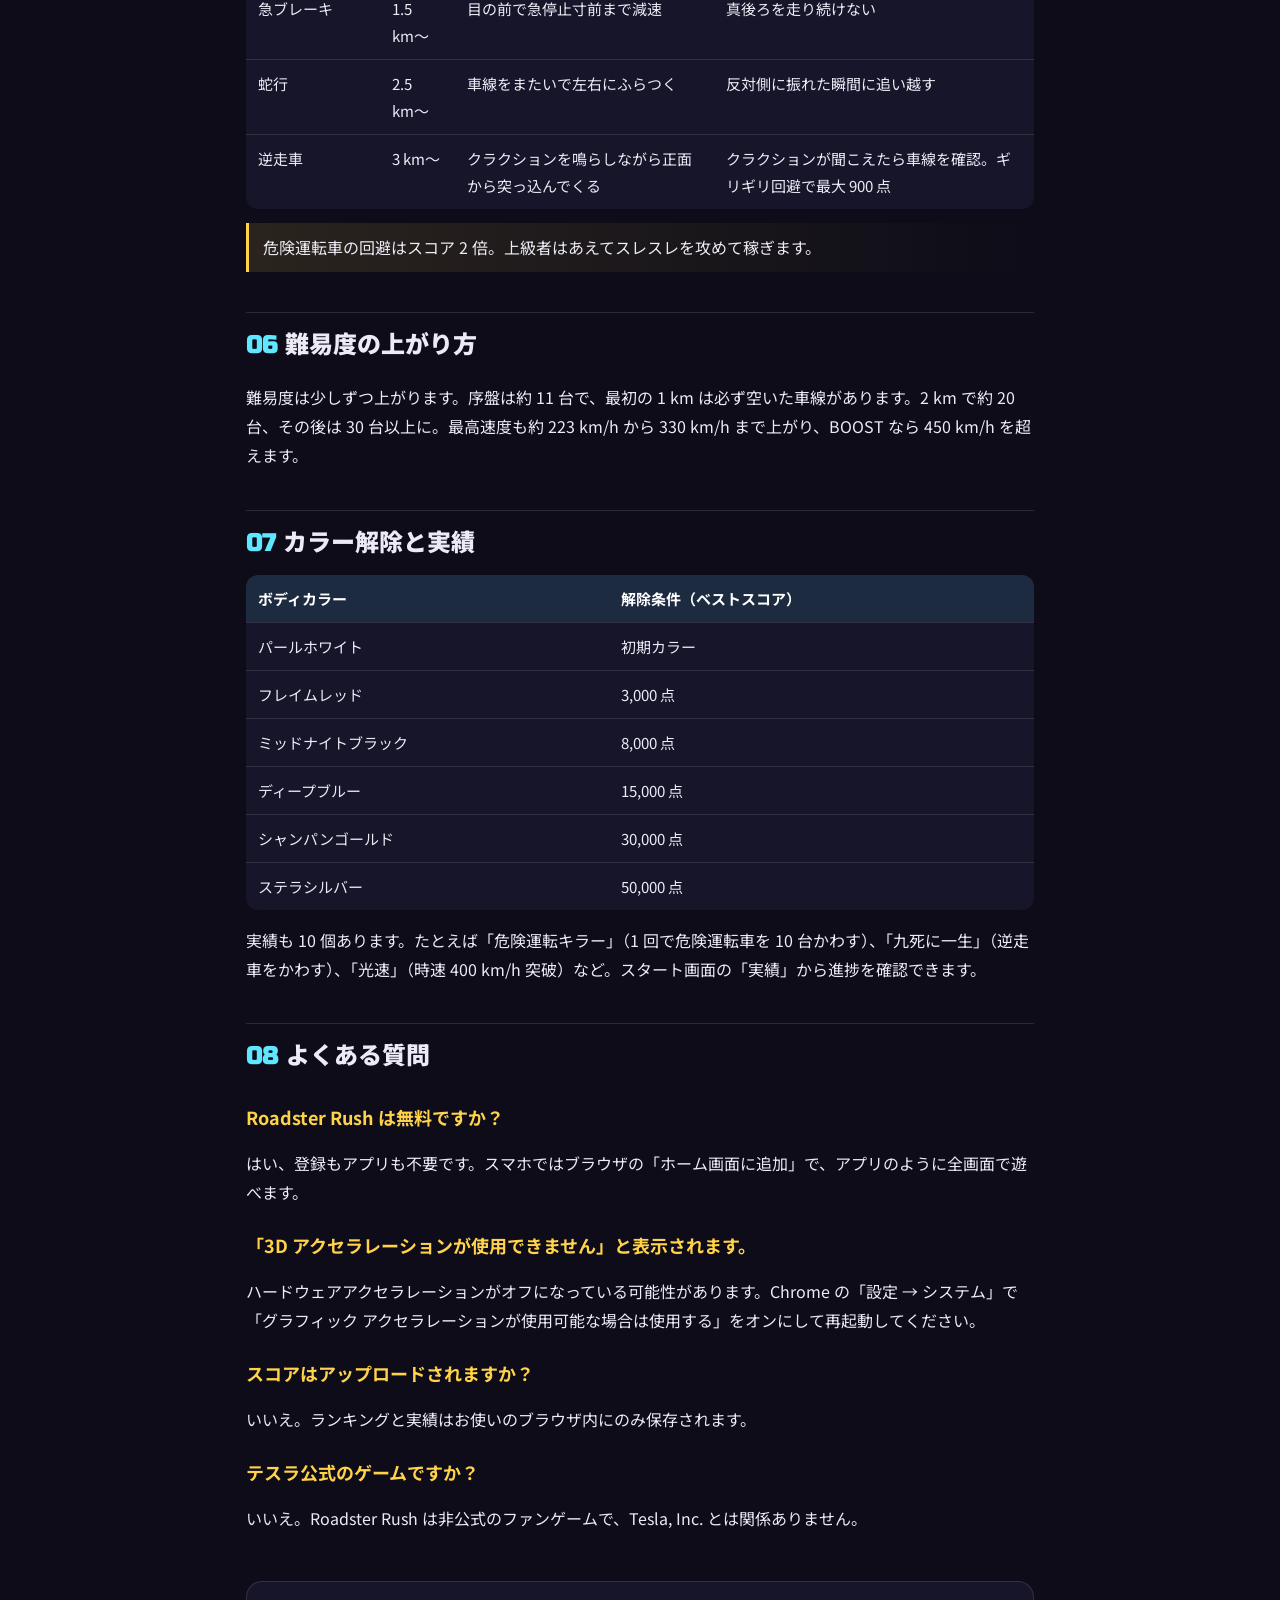
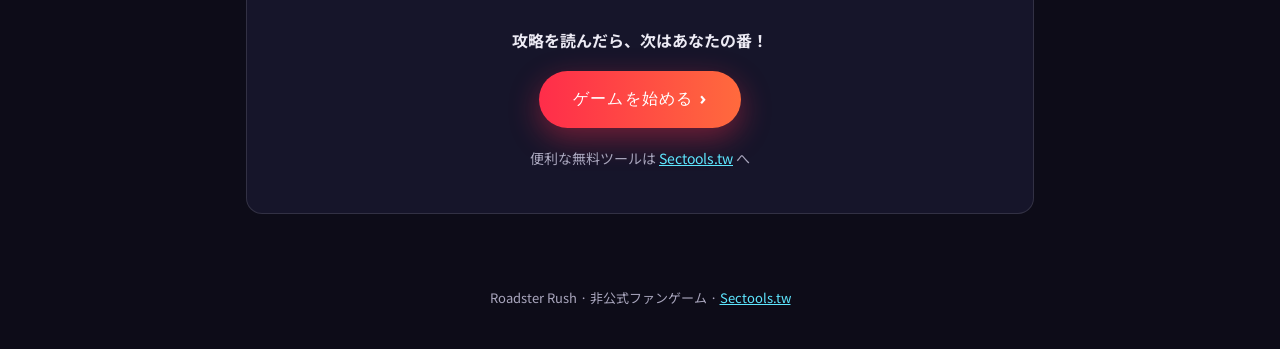
<file: ja/guide.html>
<!doctype html>
<html lang="ja">
<head>
<meta charset="utf-8">
<meta name="viewport" content="width=device-width,initial-scale=1">
<title>Roadster Rush 攻略ガイド：スコアの稼ぎ方・危険運転車・ジェット飛行｜無料3Dレースゲーム</title>
<meta name="description" content="Roadster Rush の完全攻略。操作方法、NEAR MISS と COMBO の得点システム、ジェット噴射での飛行テクニック、危険運転車（割り込み・急ブレーキ・蛇行・逆走）の対処法、ボディカラーの解除条件と実績一覧。">
<meta name="robots" content="index,follow,max-image-preview:large">
<link rel="canonical" href="https://tesla-roadster.sectools.tw/ja/guide.html">
<link rel="alternate" hreflang="zh-Hant" href="https://tesla-roadster.sectools.tw/guide.html">
<link rel="alternate" hreflang="en" href="https://tesla-roadster.sectools.tw/en/guide.html">
<link rel="alternate" hreflang="ja" href="https://tesla-roadster.sectools.tw/ja/guide.html">
<link rel="alternate" hreflang="x-default" href="https://tesla-roadster.sectools.tw/en/guide.html">
<meta name="theme-color" content="#2a1640">
<link rel="icon" href="/icon.svg" type="image/svg+xml">
<link rel="apple-touch-icon" href="/apple-touch-icon.png">
<meta property="og:type" content="article">
<meta property="og:site_name" content="Sectools.tw">
<meta property="og:locale" content="ja_JP">
<meta property="og:url" content="https://tesla-roadster.sectools.tw/ja/guide.html">
<meta property="og:title" content="Roadster Rush 攻略ガイド：スコアの稼ぎ方・危険運転車・ジェット飛行">
<meta property="og:description" content="ニアミス、コンボ、ジェットで車列越え、危険運転車や逆走車の回避まで。ハイスコアのための完全ガイド。">
<meta property="og:image" content="https://tesla-roadster.sectools.tw/og.jpg">
<meta name="twitter:card" content="summary_large_image">
<link rel="preconnect" href="https://fonts.googleapis.com">
<link rel="preconnect" href="https://fonts.gstatic.com" crossorigin>
<link href="https://fonts.googleapis.com/css2?family=Russo+One&family=Noto+Sans+JP:wght@500;700;900&display=swap" rel="stylesheet">
<script type="application/ld+json">
{
  "@context": "https://schema.org",
  "@graph": [
    {
      "@type": "Article",
      "headline": "Roadster Rush 攻略ガイド：スコアの稼ぎ方・危険運転車・ジェット飛行",
      "image": "https://tesla-roadster.sectools.tw/og.jpg",
      "datePublished": "2026-10-29",
      "dateModified": "2026-10-29",
      "inLanguage": "ja",
      "author": { "@type": "Organization", "name": "Sectools.tw", "url": "https://sectools.tw" },
      "publisher": { "@type": "Organization", "name": "Sectools.tw", "url": "https://sectools.tw" },
      "mainEntityOfPage": "https://tesla-roadster.sectools.tw/ja/guide.html",
      "about": { "@type": "VideoGame", "name": "Roadster Rush", "url": "https://tesla-roadster.sectools.tw/ja/" }
    },
    {
      "@type": "BreadcrumbList",
      "itemListElement": [
        { "@type": "ListItem", "position": 1, "name": "Roadster Rush", "item": "https://tesla-roadster.sectools.tw/ja/" },
        { "@type": "ListItem", "position": 2, "name": "攻略", "item": "https://tesla-roadster.sectools.tw/ja/guide.html" }
      ]
    }
  ]
}
</script>
<link rel="stylesheet" href="/guide.css">
<style>body { font-family:"Noto Sans JP","Hiragino Sans",system-ui,sans-serif; }</style>
</head>
<body>
<header class="hero">
  <div class="wrap">
    <div class="crumb"><a href="/ja/">Roadster Rush</a> › 攻略 · <a href="/guide.html" hreflang="zh-Hant">中文</a> · <a href="/en/guide.html" hreflang="en">English</a></div>
    <h1>Roadster Rush 攻略ガイド：<br>スコアの稼ぎ方・危険運転車・ジェット飛行</h1>
    <p class="lead">初プレイから 20,000 点突破まで、得点システムと実戦テクニックをまとめました。読んだらすぐに走りに行こう！</p>
    <a class="cta" href="/ja/">今すぐプレイ ›</a>
  </div>
</header>

<main class="wrap">
  <nav class="toc" aria-label="目次">
    <strong>目次</strong>
    <ol>
      <li><a href="#controls">基本操作</a></li>
      <li><a href="#scoring">得点システム</a></li>
      <li><a href="#tips">ハイスコアのコツ 10 選</a></li>
      <li><a href="#jet">ジェット飛行</a></li>
      <li><a href="#bad">危険運転車の種類と対処法</a></li>
      <li><a href="#difficulty">難易度の上がり方</a></li>
      <li><a href="#unlocks">カラー解除と実績</a></li>
      <li><a href="#faq">よくある質問</a></li>
    </ol>
  </nav>

  <h2 id="controls"><span>01</span>基本操作</h2>
  <p>Roadster Rush はスマホでも PC でも、ブラウザだけで遊べる無料の 3D レースゲームです。車は自動で前進するので、回避・加速・飛行に集中しましょう。</p>
  <table>
    <tr><th>操作</th><th>PC</th><th>スマホ</th></tr>
    <tr><td>車線変更</td><td><kbd>←</kbd> <kbd>→</kbd> または <kbd>A</kbd> <kbd>D</kbd></td><td>画面の左半分／右半分を長押し</td></tr>
    <tr><td>ジェット噴射</td><td><kbd>↑</kbd>、<kbd>W</kbd>、<kbd>J</kbd></td><td>左下の JET ボタン</td></tr>
    <tr><td>BOOST</td><td><kbd>Space</kbd> または <kbd>Shift</kbd></td><td>右下の BOOST ボタン</td></tr>
    <tr><td>ブレーキ</td><td><kbd>↓</kbd> または <kbd>S</kbd></td><td>—</td></tr>
    <tr><td>バレルロール</td><td>ジャンプ中に <kbd>←</kbd> <kbd>→</kbd></td><td>ジャンプ中に左右を長押し</td></tr>
    <tr><td>一時停止／ミュート</td><td><kbd>P</kbd>／<kbd>M</kbd></td><td>右上のボタン</td></tr>
  </table>
  <p class="tip">スマホは両手持ちがおすすめ。左手の親指で JET、右手の親指で BOOST、操作は画面の左右を長押しします。</p>

  <h2 id="scoring"><span>02</span>得点システム</h2>
  <p>スコアは「走行距離」と「テクニックボーナス」の合計で、ボーナスにはすべて現在の <strong>COMBO 倍率</strong>が掛かります。</p>
  <table>
    <tr><th>テクニック</th><th>条件</th><th>基本点</th></tr>
    <tr><td>NEAR MISS</td><td>高速で他の車スレスレを追い越す</td><td>100</td></tr>
    <tr><td>SUPER CLOSE</td><td>50cm 未満の超接近で追い越す</td><td>250</td></tr>
    <tr><td>危険運転車の回避</td><td>「危険運転」マークの車をニアミスで追い越す</td><td>200〜500</td></tr>
    <tr><td>逆走車の回避</td><td>正面から来る逆走車とすれ違う</td><td>500〜900</td></tr>
    <tr><td>AIR／FLIGHT</td><td>ジャンプ台やジェットでの滞空時間</td><td>1 秒あたり 350</td></tr>
    <tr><td>BARREL ROLL</td><td>ジャンプ中に 1 回転</td><td>1 回転 1,500</td></tr>
    <tr><td>JUMP OVER</td><td>他の車の真上を飛び越える</td><td>400</td></tr>
  </table>
  <p>COMBO は 4 秒間テクニックがないとリセットされ、ガードレールに擦っても即リセット。BOOST 中は距離スコアが 50% アップします。</p>

  <h2 id="tips"><span>03</span>ハイスコアのコツ 10 選</h2>
  <ol class="tips">
    <li><strong>スレスレを攻める：</strong>NEAR MISS の判定は約 1 m。SUPER CLOSE なら 2.5 倍の得点です。</li>
    <li><strong>連続でつなぐ：</strong>ニアミスを連続で決めると倍率がどんどん上がります。車が多いほど長いコンボを狙いやすい。</li>
    <li><strong>BOOST は直線で：</strong>速いぶん車をかわしにくいので、前が空いたときに使いましょう。</li>
    <li><strong>ニアミスで補給：</strong>ニアミスのたびに BOOST とジェット燃料が回復。攻めるほど資源が増えます。</li>
    <li><strong>ジャンプ台では必ず回転：</strong>バレルロール 1 回で 1,500 点。着地直前に車体は自動で水平に戻ります。</li>
    <li><strong>青いパッドを踏む：</strong>BOOST が 35% 即回復。コンボをつなぐのに最適です。</li>
    <li><strong>車の壁は飛び越える：</strong>全車線がふさがったら JET 長押しで飛び越え、JUMP OVER も獲得。</li>
    <li><strong>ガードレールに近づかない：</strong>擦ると減速し、コンボも途切れます。</li>
    <li><strong>遠くを見る：</strong>100 m 先の車の流れと「危険運転」マークに注目し、早めに空いた車線へ。</li>
    <li><strong>スマホが重いなら SD：</strong>右上で軽量モードに切り替えると操作がキビキビします。</li>
  </ol>

  <h2 id="jet"><span>04</span>ジェット飛行</h2>
  <p>ジェット噴射は新型ロードスターのコールドガス・スラスターへのオマージュ。JET を長押しすると車体下の 4 つのノズルから白いガスが噴き出し、約 6 m の高さでホバリングします。</p>
  <h3>空中でできること</h3>
  <ul>
    <li>左右キーが推力ベクタリングになり、空中で車線を移動できます。</li>
    <li>車体は自動で水平を保ち、ボタンを離せば自然に着地します。</li>
    <li>車の上を通過すると JUMP OVER、着地時には滞空時間に応じて FLIGHT ボーナス。</li>
  </ul>
  <h3>燃料の管理</h3>
  <p>燃料満タンで約 3.5 秒噴射できます。地上で自動回復し、ニアミス 1 回ごとに 8% 補充。使い切ると 15% まで回復しないと再噴射できないので、ギリギリまで使わないのがコツです。</p>

  <h2 id="bad"><span>05</span>危険運転車の種類と対処法</h2>
  <p>1 km を過ぎると、赤い「<strong>危険運転</strong>」マークを付けた車が現れ、走るほど増えていきます。危ない動きの前には黄色いランプが点滅するので、それを合図に反応しましょう。</p>
  <table>
    <tr><th>タイプ</th><th>出現</th><th>行動</th><th>対処法</th></tr>
    <tr><td>追い越し車線の低速車</td><td>1 km〜</td><td>一番左の車線をゆっくり走る</td><td>早めに右の車線へ</td></tr>
    <tr><td>割り込み</td><td>1 km〜</td><td>近づくと急にこちらの車線へ</td><td>点滅を見たら逆方向へ回避、またはジェットで飛び越え</td></tr>
    <tr><td>急ブレーキ</td><td>1.5 km〜</td><td>目の前で急停止寸前まで減速</td><td>真後ろを走り続けない</td></tr>
    <tr><td>蛇行</td><td>2.5 km〜</td><td>車線をまたいで左右にふらつく</td><td>反対側に振れた瞬間に追い越す</td></tr>
    <tr><td>逆走車</td><td>3 km〜</td><td>クラクションを鳴らしながら正面から突っ込んでくる</td><td>クラクションが聞こえたら車線を確認。ギリギリ回避で最大 900 点</td></tr>
  </table>
  <p class="tip">危険運転車の回避はスコア 2 倍。上級者はあえてスレスレを攻めて稼ぎます。</p>

  <h2 id="difficulty"><span>06</span>難易度の上がり方</h2>
  <p>難易度は少しずつ上がります。序盤は約 11 台で、最初の 1 km は必ず空いた車線があります。2 km で約 20 台、その後は 30 台以上に。最高速度も約 223 km/h から 330 km/h まで上がり、BOOST なら 450 km/h を超えます。</p>

  <h2 id="unlocks"><span>07</span>カラー解除と実績</h2>
  <table>
    <tr><th>ボディカラー</th><th>解除条件（ベストスコア）</th></tr>
    <tr><td>パールホワイト</td><td>初期カラー</td></tr>
    <tr><td>フレイムレッド</td><td>3,000 点</td></tr>
    <tr><td>ミッドナイトブラック</td><td>8,000 点</td></tr>
    <tr><td>ディープブルー</td><td>15,000 点</td></tr>
    <tr><td>シャンパンゴールド</td><td>30,000 点</td></tr>
    <tr><td>ステラシルバー</td><td>50,000 点</td></tr>
  </table>
  <p>実績も 10 個あります。たとえば「危険運転キラー」（1 回で危険運転車を 10 台かわす）、「九死に一生」（逆走車をかわす）、「光速」（時速 400 km/h 突破）など。スタート画面の「実績」から進捗を確認できます。</p>

  <h2 id="faq"><span>08</span>よくある質問</h2>
  <h3>Roadster Rush は無料ですか？</h3>
  <p>はい、登録もアプリも不要です。スマホではブラウザの「ホーム画面に追加」で、アプリのように全画面で遊べます。</p>
  <h3>「3D アクセラレーションが使用できません」と表示されます。</h3>
  <p>ハードウェアアクセラレーションがオフになっている可能性があります。Chrome の「設定 → システム」で「グラフィック アクセラレーションが使用可能な場合は使用する」をオンにして再起動してください。</p>
  <h3>スコアはアップロードされますか？</h3>
  <p>いいえ。ランキングと実績はお使いのブラウザ内にのみ保存されます。</p>
  <h3>テスラ公式のゲームですか？</h3>
  <p>いいえ。Roadster Rush は非公式のファンゲームで、Tesla, Inc. とは関係ありません。</p>

  <div class="end">
    <p><strong>攻略を読んだら、次はあなたの番！</strong></p>
    <a class="cta" href="/ja/">ゲームを始める ›</a>
    <p style="margin-top:18px;font-size:14px;color:var(--mute)">便利な無料ツールは <a href="https://sectools.tw" target="_blank" rel="noopener">Sectools.tw</a> へ</p>
  </div>
</main>
<footer>Roadster Rush · 非公式ファンゲーム · <a href="https://sectools.tw" target="_blank" rel="noopener">Sectools.tw</a></footer>
</body>
</html>
</file>
<file: guide.css>
:root { --cyan:#5ee7ff; --red:#ff2d4a; --gold:#ffd24a; --bg:#0d0c18; --card:#16152a; --line:rgba(255,255,255,.12); --ink:#eceaf4; --mute:#a9a6bd; }
* { box-sizing:border-box; }
body { margin:0; background:var(--bg); color:var(--ink); font:16px/1.8 "Noto Sans TC","PingFang TC","Microsoft JhengHei",system-ui,sans-serif; }
a { color:var(--cyan); }
header.hero { position:relative; min-height:340px; display:flex; align-items:flex-end; padding:32px 16px;
  background:linear-gradient(180deg, rgba(13,12,24,.1), var(--bg)), url(og.jpg) center/cover; }
.wrap { max-width:820px; margin:0 auto; width:100%; }
.crumb { font-size:13px; color:var(--mute); } .crumb a { color:var(--mute); }
h1 { font-size:clamp(28px,5vw,42px); line-height:1.25; margin:8px 0 12px; font-weight:900; }
.lead { color:#d8d5e6; margin:0 0 18px; }
.cta { display:inline-block; font-family:"Russo One","Noto Sans TC",sans-serif; letter-spacing:.08em; color:#fff; text-decoration:none;
  background:linear-gradient(90deg,#ff2d4a,#ff6a3d); padding:14px 34px; border-radius:999px; box-shadow:0 10px 30px rgba(255,45,74,.4); }
main { padding:8px 16px 48px; }
nav.toc { background:var(--card); border:1px solid var(--line); border-radius:14px; padding:14px 18px; margin:20px 0 8px; font-size:15px; }
nav.toc ol { margin:6px 0 0; padding-left:22px; columns:2; column-gap:28px; }
@media (max-width:560px) { nav.toc ol { columns:1; } }
h2 { font-size:24px; margin:40px 0 10px; padding-top:8px; border-top:1px solid var(--line); font-weight:900; }
h2 span { color:var(--cyan); font-family:"Russo One",sans-serif; margin-right:8px; }
h3 { font-size:18px; margin:22px 0 6px; color:var(--gold); }
table { width:100%; border-collapse:collapse; margin:10px 0 6px; font-size:15px; background:var(--card); border-radius:12px; overflow:hidden; }
th, td { padding:10px 12px; text-align:left; border-bottom:1px solid var(--line); vertical-align:top; }
th { background:rgba(94,231,255,.1); color:#fff; font-weight:700; white-space:nowrap; }
tr:last-child td { border-bottom:0; }
kbd { font:600 12px ui-monospace,Menlo,monospace; border:1px solid rgba(255,255,255,.3); border-radius:5px; padding:1px 6px; background:rgba(255,255,255,.08); }
.tip { background:linear-gradient(90deg, rgba(255,210,74,.12), transparent); border-left:3px solid var(--gold); padding:10px 14px; border-radius:0 10px 10px 0; margin:14px 0; }
ol.tips li { margin:8px 0; }
.end { text-align:center; margin:48px 0 0; padding:28px 16px; background:var(--card); border:1px solid var(--line); border-radius:16px; }
footer { text-align:center; color:var(--mute); font-size:13px; padding:24px 16px 40px; }
</file>
